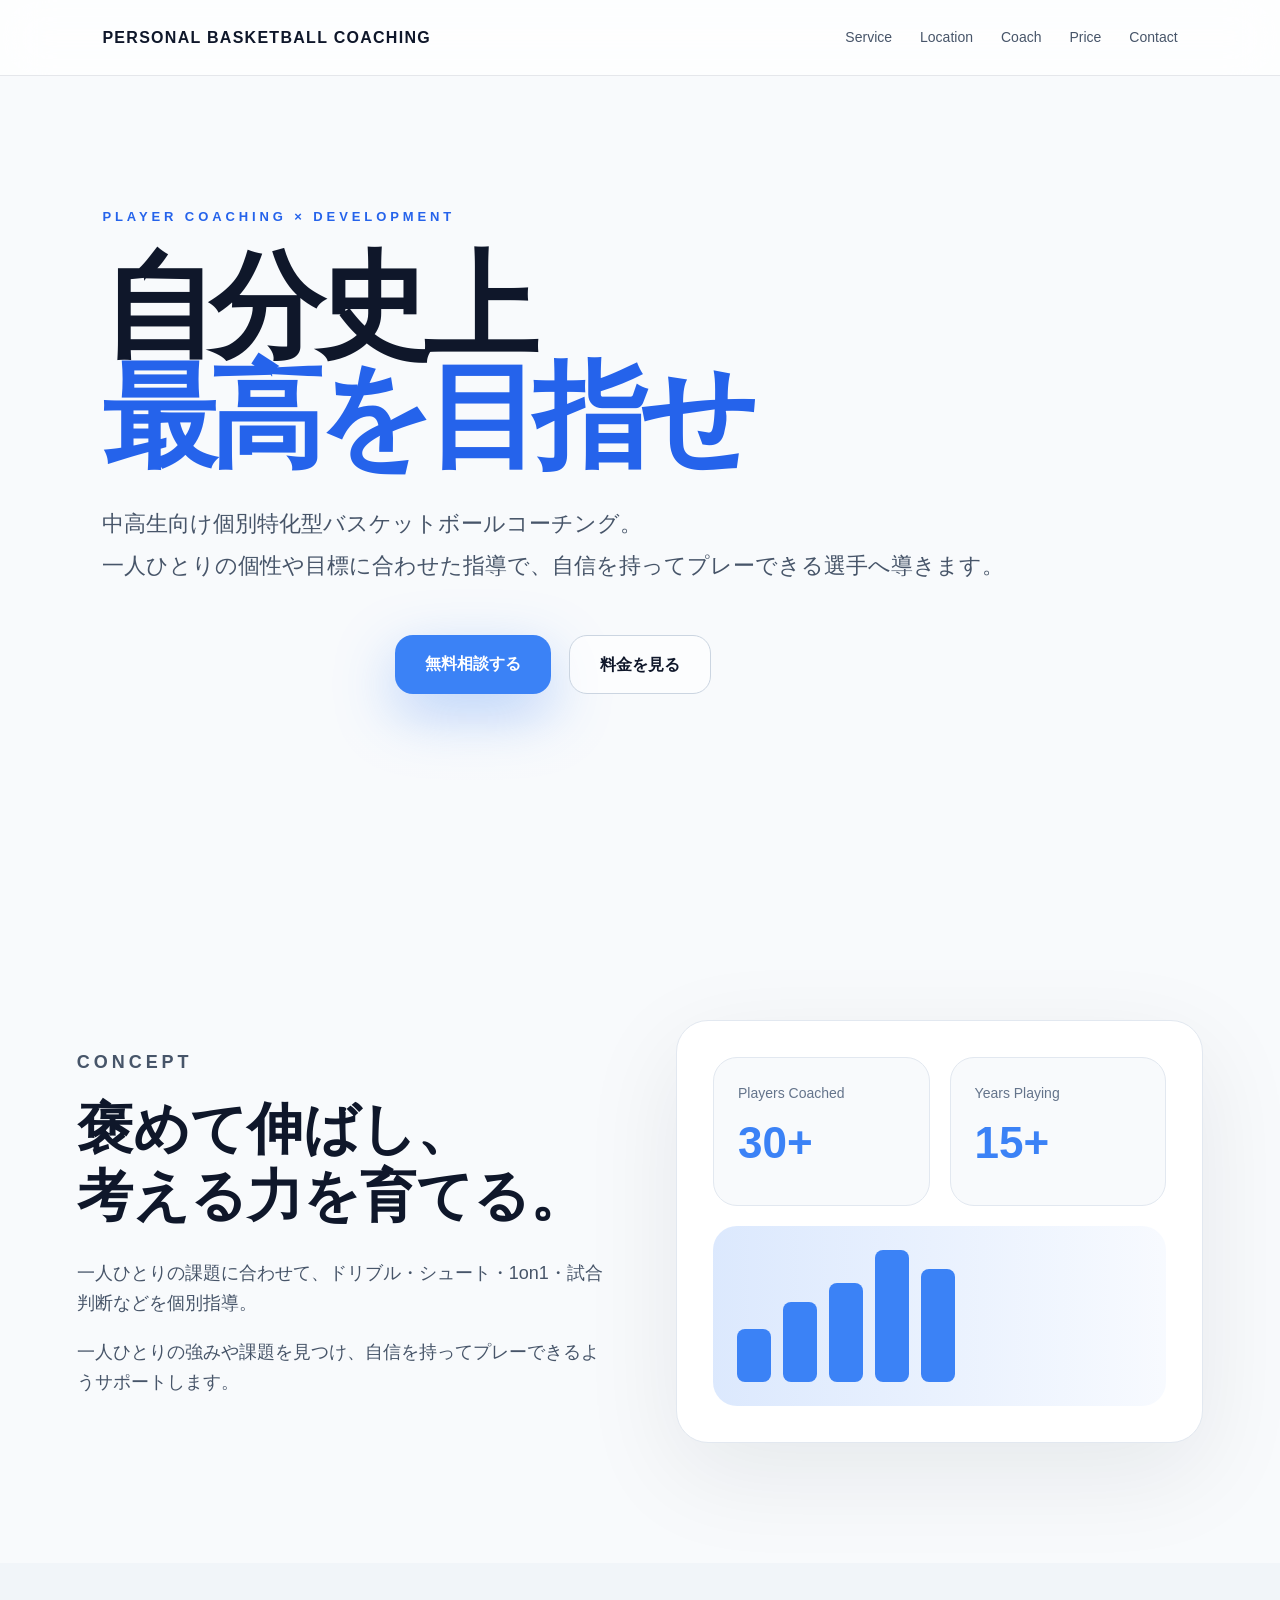
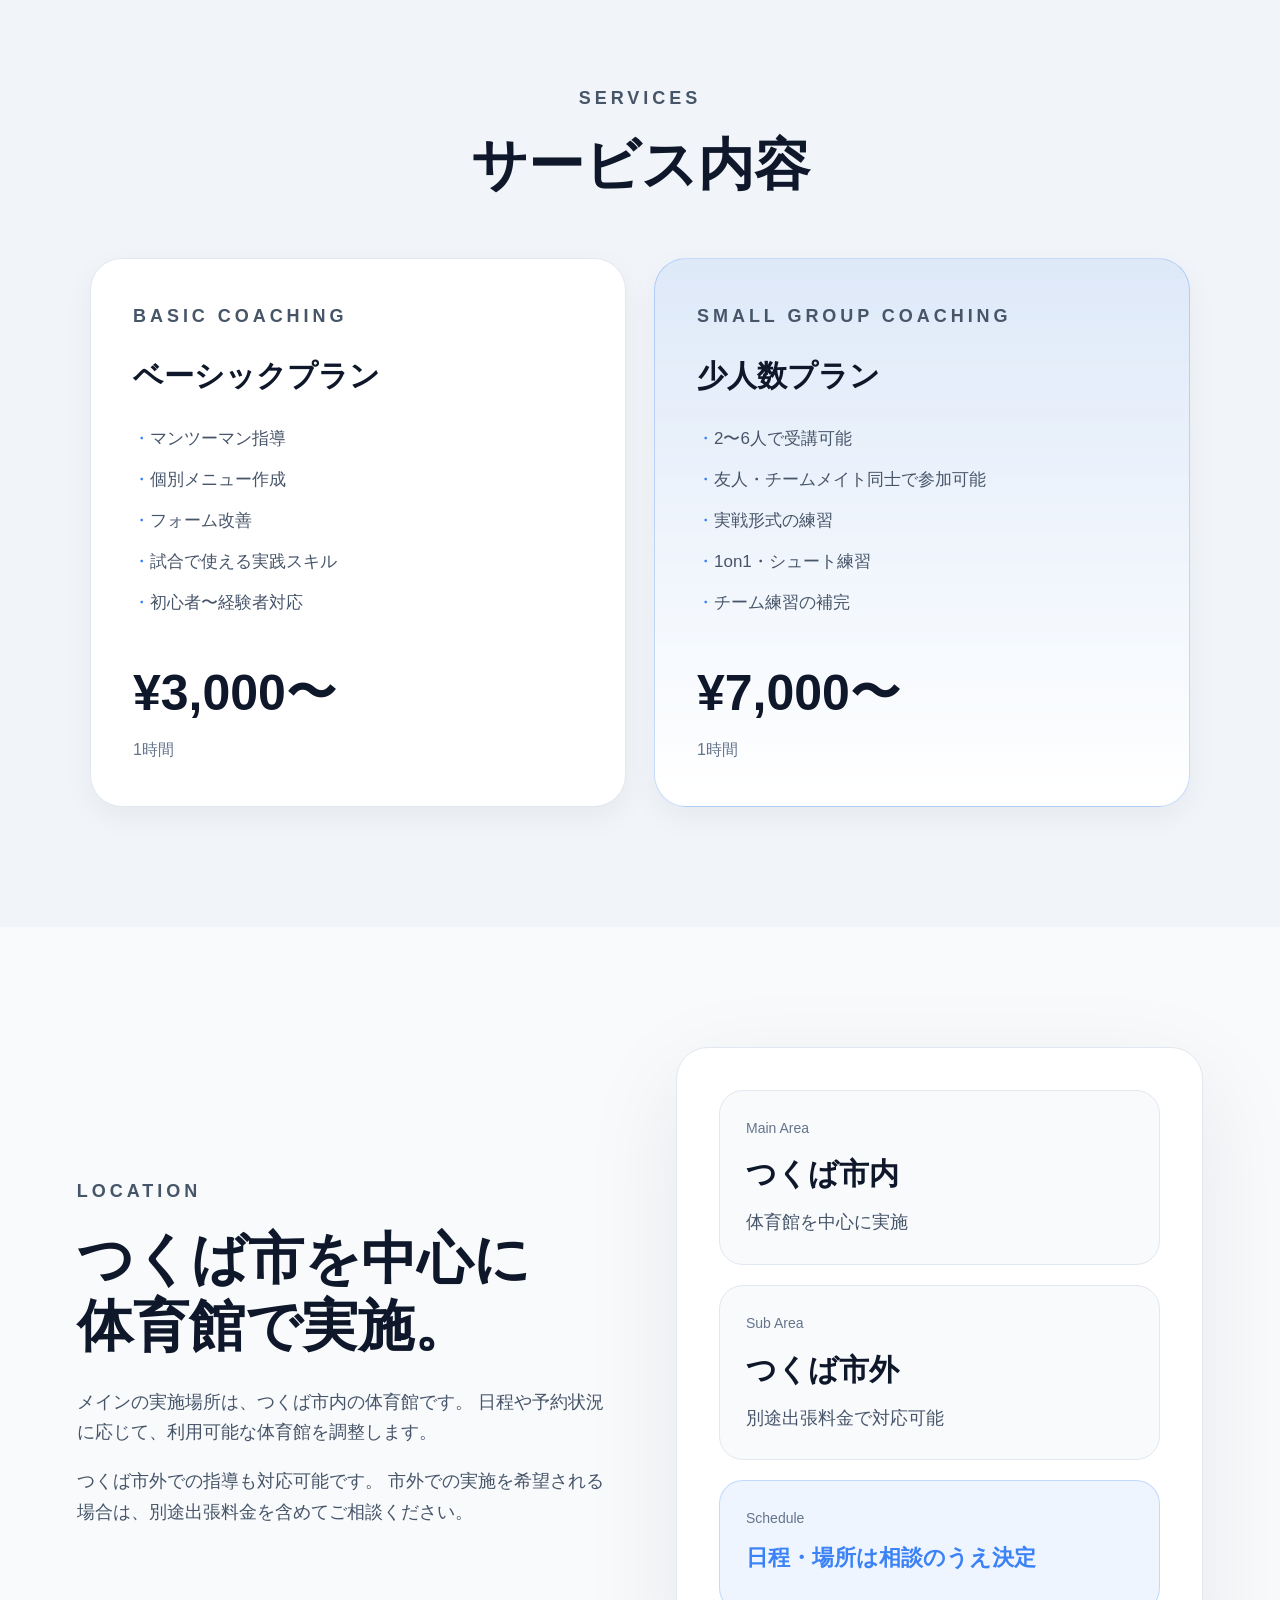
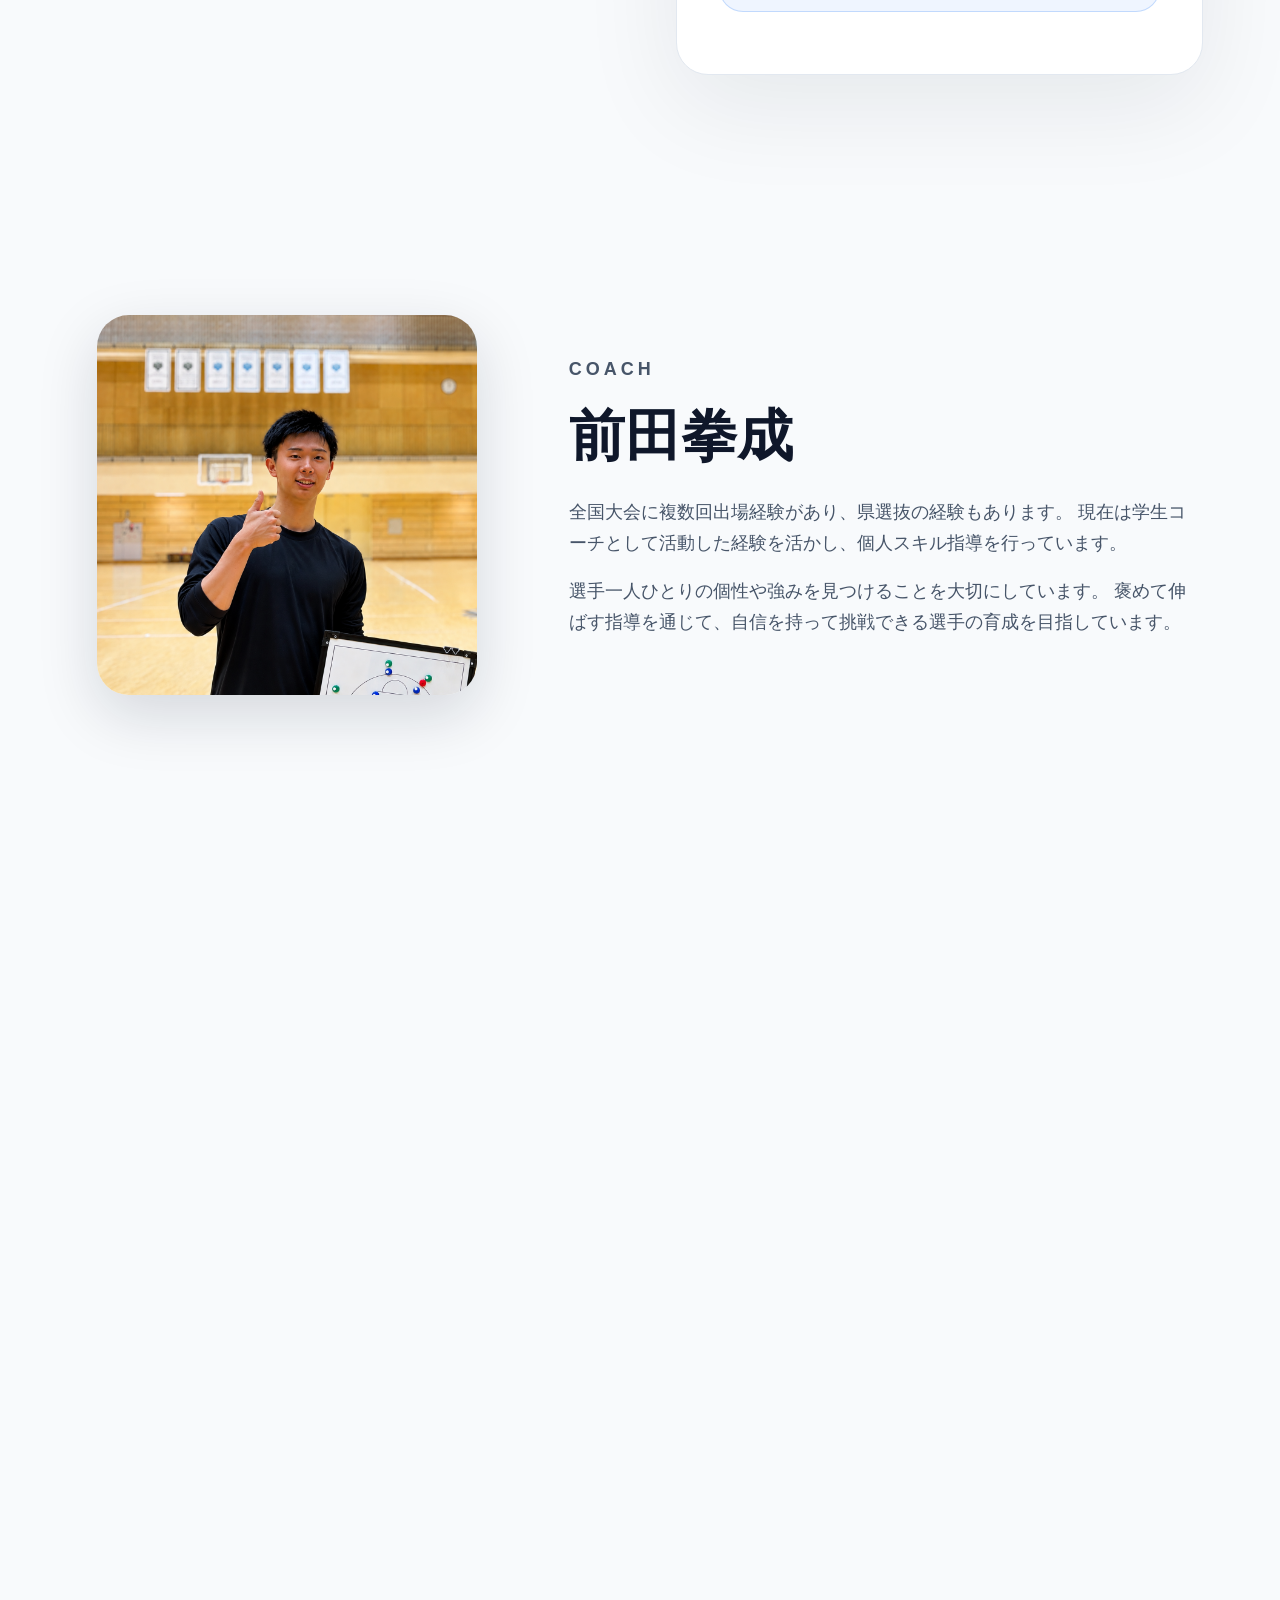
<file: index.html>
<!DOCTYPE html>
<html lang="ja">
<head>
  <meta charset="UTF-8" />
  <meta name="viewport" content="width=device-width, initial-scale=1.0" />
  <title>つくば市の個人向けバスケットボールコーチング</title>
  <link rel="stylesheet" href="styles.css" />
</head>
<body>
  <header class="header">
    <div class="logo">PERSONAL BASKETBALL COACHING</div>
    <nav>
      <a href="#service">Service</a>
      <a href="#location">Location</a>
      <a href="#coach">Coach</a>
      <a href="#price">Price</a>
      <a href="#contact">Contact</a>
    </nav>
  </header>
  <section class="hero">
    <div class="hero-content">

        <p class="tag">
            Player Coaching ×  Development
        </p>

        <h1>
        自分史上<br>
        <span>最高を目指せ</span>
        </h1>

        <p class="lead">
        中高生向け個別特化型バスケットボールコーチング。
        <br>
        一人ひとりの個性や目標に合わせた指導で、自信を持ってプレーできる選手へ導きます。
        </p>

        <div class="buttons">
        <a href="#contact" class="btn primary">
            無料相談する
        </a>

        <a href="#price" class="btn secondary">
            料金を見る
        </a>
        </div>
    </div>
    </section>

  <section class="section concept">
    <div>
      <p class="tag">Concept</p>
      <h2>褒めて伸ばし、<br>考える力を育てる。</h2>
      <p>
        一人ひとりの課題に合わせて、ドリブル・シュート・1on1・試合判断などを個別指導。
      </p>
      <p>
        一人ひとりの強みや課題を見つけ、自信を持ってプレーできるようサポートします。
      </p>
    </div>

    <div class="analytics-card">
        <div class="stat">
        <span>Players Coached</span>
        <strong>30+</strong>
        </div>

        <div class="stat">
        <span>Years Playing</span>
        <strong>15+</strong>
        </div>
      <div class="chart">
        <span style="height:40%"></span>
        <span style="height:60%"></span>
        <span style="height:75%"></span>
        <span style="height:100%"></span>
        <span style="height:85%"></span>
      </div>
    </div>
  </section>

  <section id="service" class="section dark">
    <p class="tag center">Services</p>
    <h2 class="center">サービス内容</h2>

    <div class="cards">
      <div class="card">
        <p class="tag">Basic Coaching</p>
        <h3>ベーシックプラン</h3>
        <ul>
          <li>マンツーマン指導</li>
          <li>個別メニュー作成</li>
          <li>フォーム改善</li>
          <li>試合で使える実践スキル</li>
          <li>初心者〜経験者対応</li>
        </ul>
        <p class="price">¥3,000〜</p>
        <span>1時間</span>
      </div>

      <div class="card featured">
        <p class="tag">Small Group Coaching</p>
        <h3>少人数プラン</h3>

        <ul>
            <li>2〜6人で受講可能</li>
            <li>友人・チームメイト同士で参加可能</li>
            <li>実戦形式の練習</li>
            <li>1on1・シュート練習</li>
            <li>チーム練習の補完</li>
        </ul>

        <p class="price">¥7,000〜</p>
        <span>1時間</span>
      </div>
    </div>
  </section>
  
    <section id="location" class="section location">
    <div>
        <p class="tag">Location</p>

        <h2>
        つくば市を中心に<br>
        体育館で実施。
        </h2>

        <p>
        メインの実施場所は、つくば市内の体育館です。
        日程や予約状況に応じて、利用可能な体育館を調整します。
        </p>

        <p>
        つくば市外での指導も対応可能です。
        市外での実施を希望される場合は、別途出張料金を含めてご相談ください。
        </p>
    </div>

    <div class="location-card">
        <div class="location-box">
        <span>Main Area</span>
        <strong>つくば市内</strong>
        <p>体育館を中心に実施</p>
        </div>

        <div class="location-box">
        <span>Sub Area</span>
        <strong>つくば市外</strong>
        <p>別途出張料金で対応可能</p>
        </div>

        <div class="location-box location-note">
        <span>Schedule</span>
        <strong>日程・場所は相談のうえ決定</strong>
        </div>
    </div>
    </section>

  <section id="coach" class="section coach">
    <div class="coach-img">
        <img src="images/coach.png" alt="coach">
    </div>
    <div>
      <p class="tag">Coach</p>
      <h2>前田拳成</h2>
      <p>
        全国大会に複数回出場経験があり、県選抜の経験もあります。
        現在は学生コーチとして活動した経験を活かし、個人スキル指導を行っています。
      </p>
      <p>
        選手一人ひとりの個性や強みを見つけることを大切にしています。
        褒めて伸ばす指導を通じて、自信を持って挑戦できる選手の育成を目指しています。
      </p>
    </div>
  </section>

  <section id="price" class="section dark">
    <p class="tag center">Price</p>
    <h2 class="center">料金</h2>

    <div class="price-list">
      <div><span>ベーシック 1時間</span><strong>¥3,000〜</strong></div>
       <div><span>ベーシック 1ヶ月（8時間）</span><strong>¥24,000〜</strong></div>
      <div><span>少人数 1時間</span><strong>¥7,000〜</strong></div>
    </div>
  </section>

  <section id="contact" class="cta">
    <h2>本気で上手くなりたい選手へ。</h2>
    <p>一人ひとりの課題に合わせたコーチングで、試合で使えるスキルを身につける。</p>
    <a
        href="https://line.me/ti/p/PihSrC2wMK"
        target="_blank"
        class="btn primary"
        >
        LINEで無料相談
    </a>
  </section>

  <script src="script.js"></script>
</body>
</html>
</file>
<file: styles.css>
* {
  margin: 0;
  padding: 0;
  box-sizing: border-box;
}

body {
  background: #f8fafc;
  color: #0f172a;
  font-family: -apple-system, BlinkMacSystemFont, "Helvetica Neue", Arial, sans-serif;
  line-height: 1.7;
}

a {
  color: inherit;
  text-decoration: none;
}

.header {
  position: fixed;
  top: 0;
  width: 100%;
  padding: 24px 8%;
  display: flex;
  justify-content: space-between;
  align-items: center;
  z-index: 100;
  background: rgba(255,255,255,.72);
  backdrop-filter: blur(24px);
  border-bottom: 1px solid #e5e7eb;
}

.logo {
  font-weight: 800;
  letter-spacing: 0.08em;
}

nav {
  display: flex;
  gap: 28px;
  color: #475569;
  font-size: 14px;
}

nav a:hover {
  color: #3b82f6;
}

.hero {
  height: 100vh;
  min-height: 760px;
  background:
    linear-gradient(
      90deg,
      rgba(248,250,252,.98) 0%,
      rgba(248,250,252,.88) 40%,
      rgba(248,250,252,.45) 70%,
      rgba(248,250,252,.15) 100%
    ),
    url("https://images.unsplash.com/photo-1546519638-68e109498ffc?q=80&w=2000&auto=format&fit=crop")
    center center / cover;
  display: flex;
  align-items: center;
  justify-content: flex-start;
  padding: 0 8%;
  position: relative;
}

.hero-content {
  max-width: 1000px;
}

.hero .tag {
  color: #2563eb;
  font-size: 13px;
  letter-spacing: .3em;
  font-weight: 700;
  margin-bottom: 24px;
}

.hero h1 {
  font-size: clamp(70px, 9vw, 120px);
  line-height: .95;
  letter-spacing: -0.07em;
  margin-bottom: 32px;
  color: #0f172a;
}

.hero h1 span {
  color: #2563eb;
}

.hero .lead {
  font-size: 22px;
  line-height: 1.9;
  color: #475569;
  margin-bottom: 48px;
}

.hero .buttons {
  display: flex;
  gap: 18px;
}

.hero::after {
  content: "";
  position: absolute;
  left: 0;
  right: 0;
  bottom: 0;
  height: 180px;
  background: linear-gradient(
    to bottom,
    rgba(248,250,252,0),
    #f8fafc
  );
}

.tag {
  color: #3b82f6;
  letter-spacing: .22em;
  text-transform: uppercase;
  font-size: 13px;
  margin-bottom: 18px;
  font-weight: 700;
}

h1 {
  font-size: clamp(44px, 8vw, 86px);
  line-height: 1.08;
  margin-bottom: 28px;
}

h1 span,
h2 span {
  color: #3b82f6;
}

h2 {
  font-size: clamp(34px, 5vw, 56px);
  line-height: 1.2;
  margin-bottom: 28px;
}

h3 {
  font-size: 30px;
  margin-bottom: 24px;
}

.lead {
  color: #475569;
  font-size: clamp(17px, 2vw, 23px);
  margin-bottom: 42px;
}

.buttons {
  display: flex;
  justify-content: center;
  gap: 16px;
  flex-wrap: wrap;
}

.btn {
  display: inline-block;
  padding: 15px 30px;
  border-radius: 18px;
  font-weight: 700;
  transition: .25s;
}

.primary {
  color: #fff;
  background: #3b82f6;
  box-shadow: 0 20px 60px rgba(59,130,246,.35);
}

.primary:hover {
  background: #60a5fa;
  transform: translateY(-2px);
}

.secondary {
  color: #0f172a;
  background: rgba(255,255,255,.65);
  border: 1px solid #cbd5e1;
}

.secondary:hover {
  border-color: #3b82f6;
  transform: translateY(-2px);
}

.section {
  padding: 120px 6%;
  max-width: 1280px;
  margin: 0 auto;
}

.concept,
.location {
  display: grid;
  grid-template-columns: 1fr 1fr;
  gap: 72px;
  align-items: center;
}

.section p {
  color: #475569;
  font-size: 18px;
  margin-bottom: 18px;
}

.dark {
  max-width: none;
  background: #f1f5f9;
}

.center {
  text-align: center;
}

.analytics-card {
  background: #fff;
  border: 1px solid #e2e8f0;
  border-radius: 32px;
  padding: 36px;
  display: grid;
  grid-template-columns: 1fr 1fr;
  gap: 20px;
  box-shadow: 0 30px 100px rgba(15,23,42,.08);
}

.stat {
  background: #f8fafc;
  border: 1px solid #e2e8f0;
  border-radius: 24px;
  padding: 24px;
}

.stat span {
  display: block;
  color: #64748b;
  font-size: 14px;
}

.stat strong {
  color: #3b82f6;
  font-size: 44px;
}

.chart {
  grid-column: span 2;
  height: 180px;
  background: linear-gradient(90deg, rgba(59,130,246,.18), rgba(59,130,246,.04));
  border-radius: 24px;
  display: flex;
  align-items: flex-end;
  gap: 12px;
  padding: 24px;
}

.chart span {
  width: 34px;
  background: #3b82f6;
  border-radius: 8px;
}

.cards {
  display: grid;
  grid-template-columns: repeat(2, 1fr);
  gap: 28px;
  max-width: 1100px;
  margin: 60px auto 0;
}

.card {
  background: #fff;
  border: 1px solid #e2e8f0;
  border-radius: 32px;
  padding: 42px;
  transition: .25s;
  box-shadow: 0 10px 30px rgba(15,23,42,.05);
}

.card:hover {
  border-color: rgba(59,130,246,.45);
  transform: translateY(-4px);
  box-shadow: 0 24px 70px rgba(15,23,42,.09);
}

.featured {
  background: linear-gradient(to bottom, rgba(59,130,246,.10), #fff);
  border-color: rgba(59,130,246,.28);
}

ul {
  list-style: none;
  color: #475569;
  font-size: 17px;
}

li {
  margin-bottom: 12px;
}

li::before {
  content: "・";
  color: #3b82f6;
}

.price {
  font-size: 50px !important;
  font-weight: 800;
  color: #0f172a !important;
  margin-top: 34px;
  margin-bottom: 0 !important;
}

.card > span {
  color: #64748b;
}

.location-card {
  background: #fff;
  border: 1px solid #e2e8f0;
  border-radius: 32px;
  padding: 42px;
  box-shadow: 0 30px 100px rgba(15,23,42,.08);
}

.location-box {
  background: #f8fafc;
  border: 1px solid #e2e8f0;
  border-radius: 24px;
  padding: 26px;
  margin-bottom: 20px;
}

.location-box span {
  display: block;
  color: #64748b;
  font-size: 14px;
  margin-bottom: 8px;
}

.location-box strong {
  display: block;
  color: #0f172a;
  font-size: 30px;
  margin-bottom: 8px;
}

.location-box p {
  color: #475569;
  margin-bottom: 0;
}

.location-note {
  background: rgba(59,130,246,.08);
  border-color: rgba(59,130,246,.25);
}

.location-note strong {
  color: #3b82f6;
  font-size: 22px;
}

/* Coach */
.coach {
  display: grid;
  grid-template-columns: 420px 1fr;
  gap: 72px;
  align-items: center;
}

.coach-img {
  display: flex;
  justify-content: center;
  align-items: flex-start;
}

.coach-img img {
  width: 100%;
  max-width: 380px;
  height: auto;
  border-radius: 32px;
  box-shadow: 0 20px 60px rgba(15,23,42,.15);
}

.price-list {
  max-width: 900px;
  margin: 56px auto 0;
  background: #fff;
  border: 1px solid #e2e8f0;
  border-radius: 28px;
  overflow: hidden;
  box-shadow: 0 20px 70px rgba(15,23,42,.06);
}

.price-list div {
  display: flex;
  justify-content: space-between;
  padding: 24px 32px;
  border-bottom: 1px solid #e2e8f0;
  font-size: 18px;
  color: #334155;
}

.price-list div:last-child {
  border-bottom: none;
}

.price-list strong {
  color: #3b82f6;
  font-size: 22px;
}

.cta {
  padding: 140px 6%;
  text-align: center;
  background: linear-gradient(to bottom, #f8fafc, #fff);
}

.cta p {
  color: #64748b;
  font-size: 20px;
  margin-bottom: 40px;
}

.fade-in {
  opacity: 0;
  transform: translateY(30px);
  transition: 0.8s ease;
}

.fade-in.show {
  opacity: 1;
  transform: translateY(0);
}

@media (max-width: 768px) {
  nav {
    display: none;
  }

  .concept,
  .location,
  .cards {
    grid-template-columns: 1fr;
  }

  .coach {
    grid-template-columns: 1fr;
  }

  .coach-img img {
    max-width: 300px;
  }

  .section {
    padding: 90px 6%;
  }

  .analytics-card {
    grid-template-columns: 1fr;
  }

  .chart {
    grid-column: span 1;
  }

  .price-list div {
    flex-direction: column;
    gap: 8px;
  }
}
</file>
